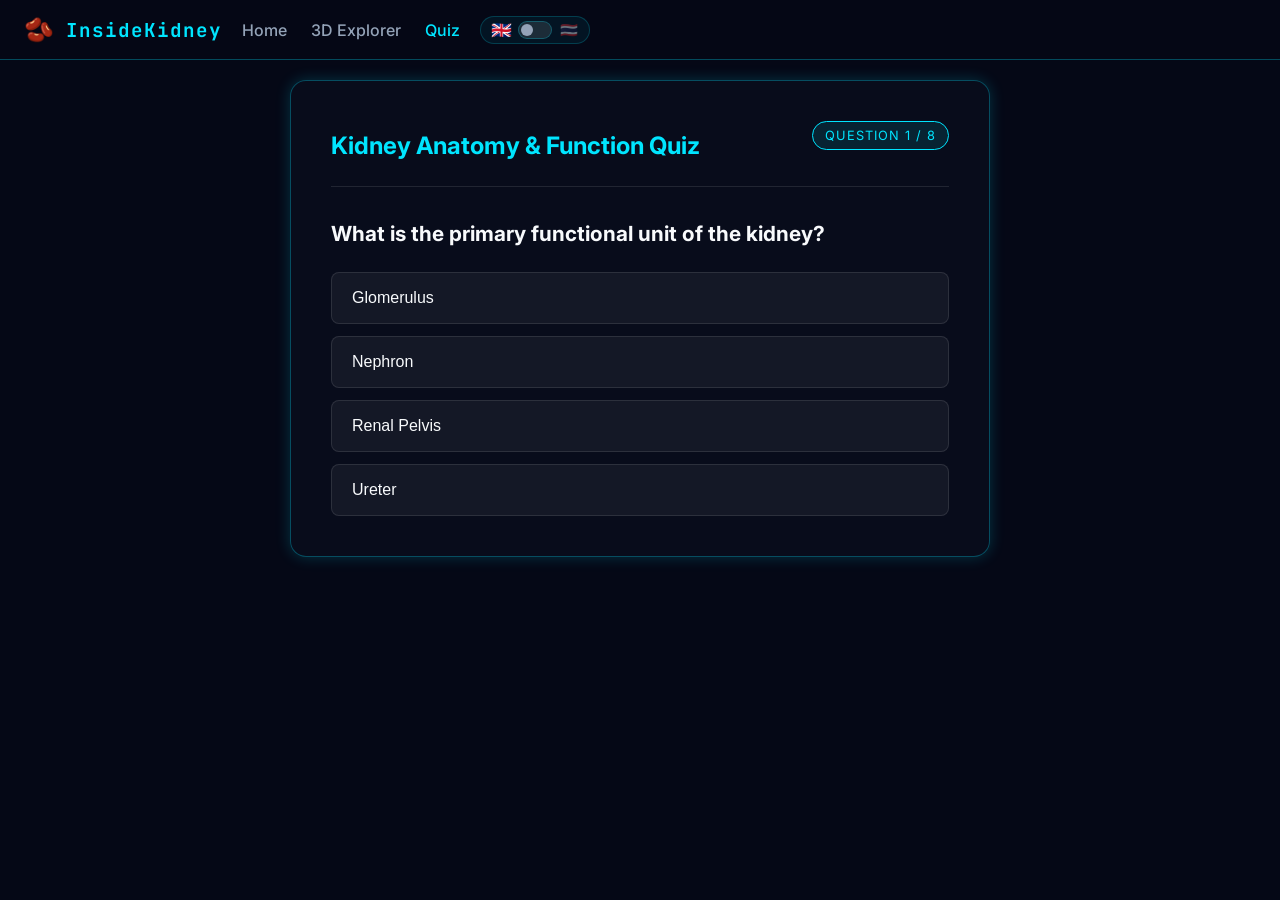
<file: quiz.html>
<!DOCTYPE html>
<html lang="en">
<head>
  <meta charset="UTF-8" />
  <meta name="viewport" content="width=device-width, initial-scale=1.0" />
  <title>Quiz - InsideKidney</title>
  <link rel="stylesheet" href="style.css" />
</head>
<body class="medical-theme page-quiz">

  <!-- Top Navigation -->
  <header class="top-nav">
    <div class="brand">
      <span class="icon">🫘</span>
      <h1>InsideKidney</h1>
    </div>
    <nav class="main-links">
      <a href="index.html" data-i18n="nav_home">Home</a>
      <a href="viewer.html" data-i18n="nav_explorer">3D Explorer</a>
      <a href="quiz.html" class="active" data-i18n="nav_quiz">Quiz</a>
    </nav>
    <!-- Language Toggle -->
    <div class="lang-toggle" id="lang-toggle" title="Switch language / เปลี่ยนภาษา">
      <span class="lang-flag lang-en">🇬🇧</span>
      <label class="toggle-switch lang-switch" for="lang-checkbox">
        <input type="checkbox" id="lang-checkbox" />
        <span class="toggle-track"></span>
      </label>
      <span class="lang-flag lang-th">🇹🇭</span>
    </div>
  </header>

  <!-- Quiz Section -->
  <main class="quiz-section">
    <div class="quiz-container glass-panel" id="quiz-container">
      <div class="quiz-header">
        <h2 data-i18n="quiz_title">Kidney Anatomy &amp; Function Quiz</h2>
        <span id="quiz-progress" class="badge">Question 1 / 5</span>
      </div>
      
      <div id="quiz-body">
        <h3 id="question-text" class="question-text" data-i18n="quiz_loading">Loading question...</h3>
        <div id="options-container" class="options-grid">
          <!-- Options injected by JS -->
        </div>
      </div>

      <div id="quiz-result" class="hidden">
        <h3 class="result-title" data-i18n="quiz_complete">Quiz Complete!</h3>
        <p class="result-score">
          <span data-i18n="quiz_score_pre">You scored</span>
          <span id="score-display">0</span>
          <span data-i18n="quiz_score_of">out of</span>
          <span id="total-display">0</span>.
        </p>
        <button id="btn-restart" class="btn btn-primary" data-i18n="quiz_retry">Try Again</button>
      </div>
    </div>
  </main>

  <!-- Language Bootstrap -->
  <script type="module" src="src/ui/quiz.js"></script>
</body>
</html>
</file>
<file: style.css>
/* ═══════════════════════════════════════════════════════════════
   InsideKidney — Medical Holographic Interface Theme
   ═══════════════════════════════════════════════════════════════ */
@import url('https://fonts.googleapis.com/css2?family=Inter:wght@300;400;500;600;700&family=JetBrains+Mono:wght@500;700&display=swap');

:root {
  --bg-core:     #050816;
  --bg-panel:    rgba(10, 15, 30, 0.7);
  --border-glow: rgba(0, 229, 255, 0.3);
  --border-dim:  rgba(255, 255, 255, 0.1);
  
  --accent:      #00E5FF;
  --accent-hover:#00b8cc;
  --blood:       #FF4D6D;
  --venous:      #00b4d8;
  --tubule:      #9D4EDD;
  --urine:       #FFD166;
  
  --text-main:   #F8FAFC;
  --text-muted:  #94A3B8;

  --font-sans:   'Inter', sans-serif;
  --font-mono:   'JetBrains Mono', monospace;

  --shadow-neon: 0 0 15px rgba(0, 229, 255, 0.2);
}

* { box-sizing: border-box; margin: 0; padding: 0; }

.hidden { display: none !important; }

body.medical-theme {
  font-family: var(--font-sans);
  background-color: var(--bg-core);
  color: var(--text-main);
  display: flex;
  flex-direction: column;
}

body.page-viewer {
  height: 100vh;
  overflow: hidden;
}

/* Glassmorphism Mixin */
.glass-panel {
  background: var(--bg-panel);
  backdrop-filter: blur(12px);
  -webkit-backdrop-filter: blur(12px);
  border: 1px solid var(--border-glow);
  box-shadow: var(--shadow-neon);
}

/* ═══════════════════════════════════════════
   Top Navigation
   ═══════════════════════════════════════════ */
.top-nav {
  height: 60px;
  display: flex;
  align-items: center;
  gap: 20px;
  padding: 0 24px;
  background: rgba(5, 8, 22, 0.8);
  border-bottom: 1px solid var(--border-glow);
  z-index: 100;
}

/* Push nav-controls / search to the right */
.nav-controls,
.search-container {
  margin-left: auto;
}

/* On pages without nav-controls/search, lang-toggle pushes itself right */
.lang-toggle {
  flex-shrink: 0;
}

.brand {
  display: flex;
  align-items: center;
  gap: 12px;
}

.brand .icon { font-size: 1.5rem; }
.brand h1 { 
  font-family: var(--font-mono); 
  font-size: 1.2rem; 
  color: var(--accent);
  letter-spacing: 1px;
}

.main-links {
  display: flex;
  gap: 24px;
}

.main-links a {
  color: var(--text-muted);
  text-decoration: none;
  font-weight: 500;
  transition: color 0.3s;
}

.main-links a:hover, .main-links a.active {
  color: var(--accent);
}

/* ─── Language Toggle ──────────────────────────────────────────── */
.lang-toggle {
  display: flex;
  align-items: center;
  gap: 7px;
  flex-shrink: 0;
  padding: 4px 10px;
  background: rgba(0, 229, 255, 0.06);
  border: 1px solid rgba(0, 229, 255, 0.2);
  border-radius: 20px;
  cursor: pointer;
  user-select: none;
  transition: border-color 0.25s, background 0.25s, box-shadow 0.25s;
}

.lang-toggle:hover {
  border-color: var(--accent);
  background: rgba(0, 229, 255, 0.12);
  box-shadow: 0 0 10px rgba(0, 229, 255, 0.2);
}

.lang-flag {
  font-size: 1rem;
  line-height: 1;
  transition: opacity 0.25s, transform 0.25s;
}

/* Active flag is bright, inactive is dim */
.lang-flag.lang-en { opacity: 1; transform: scale(1.05); }
.lang-flag.lang-th { opacity: 0.4; transform: scale(0.9); }

/* When Thai is active (checkbox checked) */
.lang-toggle:has(#lang-checkbox:checked) .lang-flag.lang-en {
  opacity: 0.4;
  transform: scale(0.9);
}
.lang-toggle:has(#lang-checkbox:checked) .lang-flag.lang-th {
  opacity: 1;
  transform: scale(1.05);
}

.lang-switch {
  display: flex;
  align-items: center;
  gap: 0;
  cursor: pointer;
}

/* The track is narrower for the lang switch */
.lang-switch .toggle-track {
  width: 34px;
  height: 18px;
  background: rgba(255, 255, 255, 0.1);
  border: 1px solid rgba(0, 229, 255, 0.25);
  border-radius: 9px;
  position: relative;
  transition: background 0.25s, border-color 0.25s;
}

.lang-switch .toggle-track::after {
  content: '';
  position: absolute;
  top: 2px;
  left: 2px;
  width: 12px;
  height: 12px;
  background: var(--text-muted);
  border-radius: 50%;
  transition: transform 0.25s, background 0.25s;
}

.lang-switch input:checked + .toggle-track {
  background: rgba(0, 229, 255, 0.25);
  border-color: var(--accent);
}

.lang-switch input:checked + .toggle-track::after {
  transform: translateX(16px);
  background: var(--accent);
}

/* Hide the native checkbox */
.lang-switch input[type="checkbox"] {
  display: none;
}

/* Base Buttons */
.btn {
  display: inline-flex;
  align-items: center;
  gap: 8px;
  padding: 12px 24px;
  border-radius: 8px;
  font-family: var(--font-sans);
  font-weight: 600;
  cursor: pointer;
  transition: all 0.3s;
  text-decoration: none;
  border: none;
}

.btn-primary {
  background: var(--accent);
  color: var(--bg-core);
  box-shadow: 0 0 15px rgba(0, 229, 255, 0.3);
}

.btn-primary:hover {
  background: var(--accent-hover);
  box-shadow: 0 0 20px rgba(0, 229, 255, 0.5);
}

.btn-secondary {
  background: rgba(0, 229, 255, 0.1);
  color: var(--accent);
  border: 1px solid var(--accent);
}

.btn-secondary:hover {
  background: rgba(0, 229, 255, 0.2);
}

.btn-ar {
  background: rgba(255, 209, 102, 0.1);
  color: #ffd166;
  border: 1px solid rgba(255, 209, 102, 0.55);
  box-shadow: 0 0 14px rgba(255, 209, 102, 0.16);
}

.btn-ar:hover {
  background: rgba(255, 209, 102, 0.18);
  border-color: rgba(255, 209, 102, 0.8);
  box-shadow: 0 0 24px rgba(255, 209, 102, 0.28);
}

/* ── Flipbook Button ───────────────────────────────────────────── */
.btn-flipbook {
  background: linear-gradient(135deg, rgba(255, 180, 50, 0.12) 0%, rgba(255, 100, 20, 0.08) 100%);
  color: #ffb432;
  border: 1px solid rgba(255, 180, 50, 0.45);
  box-shadow: 0 0 14px rgba(255, 160, 40, 0.18), inset 0 1px 0 rgba(255, 220, 100, 0.1);
}

.btn-flipbook:hover {
  border-color: rgba(255, 200, 80, 0.7);
  box-shadow: 0 0 28px rgba(255, 160, 40, 0.4), inset 0 1px 0 rgba(255, 220, 100, 0.2);
  color: #ffd070;
  transform: translateY(-2px);
}

.cta-actions {
  display: flex;
  flex-wrap: wrap;
  gap: 1rem;
  align-items: center;
  justify-content: center;
}

/* ── Share Button ──────────────────────────────────────────────── */
.share-wrapper {
  position: relative;
}

.btn-share {
  background: linear-gradient(135deg, rgba(139, 92, 246, 0.13) 0%, rgba(109, 40, 217, 0.08) 100%);
  color: #a78bfa;
  border: 1px solid rgba(139, 92, 246, 0.4);
  box-shadow: 0 0 14px rgba(139, 92, 246, 0.15), inset 0 1px 0 rgba(196, 181, 253, 0.08);
}

.btn-share:hover {
  border-color: rgba(167, 139, 250, 0.65);
  box-shadow: 0 0 26px rgba(139, 92, 246, 0.38), inset 0 1px 0 rgba(196, 181, 253, 0.15);
  color: #c4b5fd;
  transform: translateY(-2px);
}

/* ── Share Modal (full-screen) ───────────────────────────────── */
.share-modal {
  position: fixed;
  inset: 0;
  z-index: 9100;
  display: flex;
  align-items: center;
  justify-content: center;
  pointer-events: none;
  opacity: 0;
  transition: opacity 0.3s ease;
}

.share-modal.is-open {
  pointer-events: all;
  opacity: 1;
}

.share-modal-backdrop {
  position: absolute;
  inset: 0;
  background: rgba(3, 5, 16, 0.82);
  backdrop-filter: blur(10px);
  -webkit-backdrop-filter: blur(10px);
}

.share-modal-container {
  position: relative;
  z-index: 1;
  width: min(92vw, 640px);
  background: rgba(10, 14, 30, 0.97);
  border: 1px solid rgba(139, 92, 246, 0.3);
  border-radius: 24px;
  box-shadow:
    0 0 0 1px rgba(139, 92, 246, 0.08),
    0 40px 100px rgba(0, 0, 0, 0.75),
    0 0 80px rgba(109, 40, 217, 0.18);
  overflow: hidden;
  transform: translateY(28px) scale(0.96);
  transition: transform 0.38s cubic-bezier(0.34, 1.56, 0.64, 1);
}

.share-modal.is-open .share-modal-container {
  transform: translateY(0) scale(1);
}

/* Header toolbar */
.share-modal-header {
  display: flex;
  align-items: center;
  justify-content: space-between;
  padding: 18px 24px;
  background: rgba(139, 92, 246, 0.06);
  border-bottom: 1px solid rgba(139, 92, 246, 0.18);
}

.share-modal-title-group {
  display: flex;
  align-items: center;
  gap: 14px;
}

.share-modal-icon {
  width: 30px;
  height: 30px;
  color: #a78bfa;
  filter: drop-shadow(0 0 8px rgba(139, 92, 246, 0.5));
  flex-shrink: 0;
}

.share-modal-title {
  display: block;
  font-size: 1.05rem;
  font-weight: 700;
  color: #a78bfa;
  line-height: 1.2;
}

.share-modal-subtitle {
  display: block;
  font-size: 0.72rem;
  color: rgba(167, 139, 250, 0.5);
  letter-spacing: 0.05em;
  text-transform: uppercase;
}

/* Body */
.share-modal-body {
  padding: 32px 28px 28px;
  display: flex;
  flex-direction: column;
  align-items: center;
  gap: 0;
}

/* QR wrap */
.share-modal-qr-wrap {
  display: flex;
  flex-direction: column;
  align-items: center;
  gap: 16px;
  background: rgba(139, 92, 246, 0.05);
  border: 1px solid rgba(139, 92, 246, 0.15);
  border-radius: 20px;
  padding: 32px 28px;
  width: 100%;
}

#shareQrCode {
  border-radius: 12px;
  overflow: hidden;
  line-height: 0;
  box-shadow:
    0 0 0 6px rgba(139, 92, 246, 0.1),
    0 0 30px rgba(139, 92, 246, 0.3);
}

#shareQrCode img,
#shareQrCode canvas {
  display: block;
  border-radius: 10px;
}

.share-modal-qr-label {
  font-size: 0.78rem;
  color: rgba(167, 139, 250, 0.6);
  letter-spacing: 0.06em;
  text-transform: uppercase;
  margin: 0;
}

/* Divider */
.share-modal-divider {
  width: 100%;
  display: flex;
  align-items: center;
  gap: 12px;
  margin: 22px 0;
  color: rgba(139, 92, 246, 0.35);
  font-size: 0.75rem;
  letter-spacing: 0.1em;
  text-transform: uppercase;
}

.share-modal-divider::before,
.share-modal-divider::after {
  content: '';
  flex: 1;
  height: 1px;
  background: rgba(139, 92, 246, 0.2);
}

/* URL copy row */
.share-modal-url-row {
  display: flex;
  align-items: center;
  gap: 12px;
  background: rgba(139, 92, 246, 0.07);
  border: 1px solid rgba(139, 92, 246, 0.2);
  border-radius: 14px;
  padding: 14px 16px;
  width: 100%;
}

.share-modal-url-text {
  flex: 1;
  font-size: 0.82rem;
  color: rgba(196, 181, 253, 0.85);
  white-space: nowrap;
  overflow: hidden;
  text-overflow: ellipsis;
  font-family: monospace;
}

.share-modal-copy-btn {
  display: flex;
  align-items: center;
  gap: 8px;
  padding: 9px 16px;
  border-radius: 10px;
  border: 1px solid rgba(139, 92, 246, 0.3);
  background: rgba(139, 92, 246, 0.12);
  color: #a78bfa;
  cursor: pointer;
  font-size: 0.82rem;
  font-weight: 600;
  flex-shrink: 0;
  transition: all 0.2s;
  font-family: var(--font-sans);
}

.share-modal-copy-btn svg { width: 16px; height: 16px; }

.share-modal-copy-btn:hover {
  background: rgba(139, 92, 246, 0.25);
  border-color: rgba(167, 139, 250, 0.55);
  color: #c4b5fd;
  transform: translateY(-1px);
  box-shadow: 0 4px 14px rgba(139, 92, 246, 0.25);
}

.share-modal-copy-btn.copied {
  background: rgba(52, 211, 153, 0.15);
  border-color: rgba(52, 211, 153, 0.45);
  color: #34d399;
}

/* Copied message */
.share-modal-copied-msg {
  text-align: center;
  font-size: 0.82rem;
  font-weight: 600;
  color: #34d399;
  letter-spacing: 0.04em;
  margin: 14px 0 0;
  opacity: 0;
  transform: translateY(5px);
  transition: opacity 0.25s, transform 0.25s;
}

.share-modal-copied-msg.visible {
  opacity: 1;
  transform: translateY(0);
}

/* ── PDF Modal ─────────────────────────────────────────────────── */
.pdf-modal {
  position: fixed;
  inset: 0;
  z-index: 9000;
  display: flex;
  align-items: center;
  justify-content: center;
  pointer-events: none;
  opacity: 0;
  transition: opacity 0.3s ease;
}

.pdf-modal.is-open {
  pointer-events: all;
  opacity: 1;
}

.pdf-modal-backdrop {
  position: absolute;
  inset: 0;
  background: rgba(3, 5, 16, 0.82);
  backdrop-filter: blur(8px);
  -webkit-backdrop-filter: blur(8px);
}

.pdf-modal-container {
  position: relative;
  z-index: 1;
  width: min(94vw, 1100px);
  height: min(92vh, 820px);
  display: flex;
  flex-direction: column;
  border-radius: 16px;
  overflow: hidden;
  border: 1px solid rgba(255, 180, 50, 0.25);
  box-shadow:
    0 0 0 1px rgba(255, 180, 50, 0.08),
    0 32px 80px rgba(0, 0, 0, 0.7),
    0 0 60px rgba(255, 140, 30, 0.1);
  background: rgba(10, 16, 32, 0.96);
  transform: translateY(24px) scale(0.97);
  transition: transform 0.35s cubic-bezier(0.34, 1.56, 0.64, 1);
}

.pdf-modal.is-open .pdf-modal-container {
  transform: translateY(0) scale(1);
}

/* Toolbar */
.pdf-modal-toolbar {
  display: flex;
  align-items: center;
  justify-content: space-between;
  padding: 14px 20px;
  background: rgba(255, 180, 50, 0.05);
  border-bottom: 1px solid rgba(255, 180, 50, 0.15);
  flex-shrink: 0;
}

.pdf-toolbar-left {
  display: flex;
  align-items: center;
  gap: 12px;
}

.pdf-title-icon {
  width: 28px;
  height: 28px;
  color: #ffb432;
  filter: drop-shadow(0 0 6px rgba(255, 180, 50, 0.4));
  flex-shrink: 0;
}

.pdf-modal-title {
  display: block;
  font-size: 1rem;
  font-weight: 700;
  color: #ffb432;
  line-height: 1.2;
}

.pdf-modal-subtitle {
  display: block;
  font-size: 0.7rem;
  color: rgba(255, 180, 50, 0.55);
  letter-spacing: 0.05em;
  text-transform: uppercase;
}

.pdf-toolbar-right {
  display: flex;
  align-items: center;
  gap: 8px;
}

.pdf-action-btn,
.pdf-close-btn {
  width: 36px;
  height: 36px;
  display: flex;
  align-items: center;
  justify-content: center;
  border-radius: 8px;
  border: 1px solid rgba(255, 180, 50, 0.2);
  background: rgba(255, 180, 50, 0.06);
  color: rgba(255, 180, 50, 0.7);
  cursor: pointer;
  text-decoration: none;
  transition: all 0.2s;
}

.pdf-action-btn svg,
.pdf-close-btn svg {
  width: 18px;
  height: 18px;
}

.pdf-action-btn:hover {
  background: rgba(255, 180, 50, 0.15);
  color: #ffb432;
  border-color: rgba(255, 180, 50, 0.45);
}

.pdf-close-btn:hover {
  background: rgba(255, 80, 80, 0.15);
  color: #ff6b6b;
  border-color: rgba(255, 80, 80, 0.4);
}

/* Flipbook body */
.pdf-modal-body {
  flex: 1;
  overflow: hidden;
  background: #121425;
  display: grid;
  grid-template-rows: minmax(0, 1fr) auto;
}

.flipbook-stage {
  position: relative;
  width: 100%;
  height: 100%;
  min-height: 0;
  display: flex;
  align-items: center;
  justify-content: center;
  padding: 18px;
  overflow: hidden;
}

.flipbook-canvas {
  max-width: 100%;
  max-height: 100%;
  background: #ffffff;
  border-radius: 6px;
  box-shadow: 0 20px 70px rgba(0, 0, 0, 0.55);
  transform-origin: center;
}

.flipbook-canvas.is-turning {
  animation: pageTurn 0.22s ease;
}

.flipbook-loading {
  position: absolute;
  inset: 0;
  display: flex;
  align-items: center;
  justify-content: center;
  padding: 20px;
  color: rgba(255, 209, 102, 0.85);
  font-size: 0.9rem;
  text-align: center;
}

.flipbook-loading.hidden {
  display: none;
}

.flipbook-controls {
  display: flex;
  align-items: center;
  justify-content: center;
  gap: 14px;
  padding: 12px 18px;
  border-top: 1px solid rgba(255, 180, 50, 0.14);
  background: rgba(8, 10, 22, 0.92);
}

.flipbook-page-info {
  min-width: 84px;
  text-align: center;
  color: rgba(255, 209, 102, 0.84);
  font-family: var(--font-mono);
  font-size: 0.82rem;
}

.flipbook-controls .pdf-action-btn:disabled {
  opacity: 0.35;
  cursor: not-allowed;
}

@keyframes pageTurn {
  0% { transform: perspective(900px) rotateY(-5deg) scale(0.992); opacity: 0.72; }
  100% { transform: perspective(900px) rotateY(0deg) scale(1); opacity: 1; }
}



/* ═══════════════════════════════════════════
   Landing Page Styles
   ═══════════════════════════════════════════ */
.page-landing {
  min-height: 100vh;
  height: auto;
  overflow-y: auto;
  background:
    radial-gradient(circle at 78% 18%, rgba(0, 229, 255, 0.16) 0%, transparent 30%),
    radial-gradient(circle at 18% 42%, rgba(157, 78, 221, 0.14) 0%, transparent 28%),
    linear-gradient(180deg, #07101f 0%, #050816 42%, #03050a 100%);
}

.hero-section {
  min-height: calc(100vh - 60px);
  display: grid;
  grid-template-columns: minmax(0, 1.05fr) minmax(320px, 0.95fr);
  align-items: center;
  gap: 48px;
  width: min(1180px, calc(100% - 48px));
  margin: 0 auto;
  padding: 56px 0 40px;
}

.hero-copy {
  max-width: 680px;
}

.badge {
  display: inline-block;
  padding: 6px 12px;
  background: rgba(0, 229, 255, 0.1);
  border: 1px solid var(--accent);
  color: var(--accent);
  border-radius: 20px;
  font-size: 0.8rem;
  margin-bottom: 20px;
  text-transform: uppercase;
  letter-spacing: 1px;
}

.hero-title {
  font-size: clamp(3rem, 7vw, 5.8rem);
  line-height: 0.95;
  margin-bottom: 16px;
  color: var(--text-main);
  text-shadow: 0 0 24px rgba(0, 229, 255, 0.18);
}

.hero-subtitle {
  max-width: 620px;
  font-size: 1.12rem;
  color: var(--text-muted);
  line-height: 1.7;
  margin-bottom: 32px;
}

.hero-actions {
  display: flex;
  align-items: center;
  gap: 16px;
  flex-wrap: wrap;
}

.hero-visual {
  position: relative;
  min-height: 430px;
  display: flex;
  align-items: center;
  justify-content: center;
}

.hero-visual::before {
  content: '';
  position: absolute;
  width: min(92%, 430px);
  aspect-ratio: 1;
  border-radius: 50%;
  background:
    radial-gradient(circle, rgba(0, 229, 255, 0.18) 0%, rgba(0, 229, 255, 0.04) 54%, transparent 70%);
  border: 1px solid rgba(0, 229, 255, 0.16);
  box-shadow: 0 0 80px rgba(0, 229, 255, 0.13);
}

.hero-visual img {
  position: relative;
  width: min(100%, 460px);
  max-height: 520px;
  object-fit: contain;
  filter: drop-shadow(0 26px 42px rgba(0, 0, 0, 0.45));
}

.hero-emoji {
  position: relative;
  z-index: 1;
  font-size: clamp(110px, 20vw, 190px);
  line-height: 1;
  filter: drop-shadow(0 0 48px rgba(0, 229, 255, 0.45)) drop-shadow(0 24px 36px rgba(0, 0, 0, 0.5));
  animation: floatKidney 5s ease-in-out infinite;
}

@keyframes floatKidney {
  0%, 100% { transform: translateY(0) rotate(-6deg); }
  50%       { transform: translateY(-18px) rotate(4deg); }
}

.overview-strip {
  width: min(1180px, calc(100% - 48px));
  margin: 0 auto 76px;
  display: grid;
  grid-template-columns: repeat(4, 1fr);
  border: 1px solid var(--border-dim);
  background: rgba(10, 15, 30, 0.58);
  backdrop-filter: blur(10px);
}

.overview-strip div {
  padding: 22px 24px;
  border-right: 1px solid var(--border-dim);
}

.overview-strip div:last-child {
  border-right: none;
}

.overview-strip strong {
  display: block;
  margin-bottom: 8px;
  color: var(--accent);
  font-size: 0.95rem;
}

.overview-strip span {
  display: block;
  color: var(--text-muted);
  font-size: 0.9rem;
  line-height: 1.55;
}

.content-section,
.learning-section,
.cta-band {
  width: min(1180px, calc(100% - 48px));
  margin: 0 auto;
}

.content-section {
  padding-bottom: 80px;
}

.section-heading {
  max-width: 680px;
  margin-bottom: 28px;
}

.section-heading.compact {
  margin-bottom: 20px;
}

.eyebrow {
  display: block;
  color: var(--accent);
  font-family: var(--font-mono);
  font-size: 0.75rem;
  letter-spacing: 1.4px;
  margin-bottom: 10px;
  text-transform: uppercase;
}

.section-heading h2,
.cta-band h2 {
  font-size: clamp(1.8rem, 3vw, 2.7rem);
  line-height: 1.1;
  margin-bottom: 12px;
}

.section-heading p,
.cta-band p,
.timeline p,
.info-card p {
  color: var(--text-muted);
  line-height: 1.65;
}

.info-grid {
  display: grid;
  grid-template-columns: repeat(4, 1fr);
  gap: 16px;
}

.info-card {
  padding: 22px;
  min-height: 210px;
  border: 1px solid var(--border-dim);
  background: rgba(255, 255, 255, 0.035);
  border-radius: 8px;
}

.info-icon {
  display: inline-flex;
  align-items: center;
  justify-content: center;
  width: 42px;
  height: 42px;
  margin-bottom: 18px;
  border-radius: 8px;
  background: rgba(0, 229, 255, 0.1);
  border: 1px solid rgba(0, 229, 255, 0.2);
  font-size: 1.35rem;
}

.info-card h3,
.timeline h3 {
  margin-bottom: 8px;
  font-size: 1.05rem;
}

.learning-section {
  padding: 4px 0 78px;
}

.timeline {
  list-style: none;
  display: grid;
  grid-template-columns: repeat(3, 1fr);
  gap: 16px;
}

.timeline li {
  display: grid;
  grid-template-columns: 52px 1fr;
  gap: 16px;
  padding: 22px;
  border-left: 2px solid var(--accent);
  background: rgba(0, 229, 255, 0.055);
}

.timeline li > span {
  font-family: var(--font-mono);
  color: var(--urine);
  font-size: 1rem;
}

.timeline code {
  color: var(--urine);
  font-family: var(--font-mono);
}

.cta-band {
  display: flex;
  align-items: center;
  justify-content: space-between;
  gap: 24px;
  margin-bottom: 56px;
  padding: 30px;
  border: 1px solid var(--border-glow);
  background: linear-gradient(135deg, rgba(0, 229, 255, 0.12), rgba(157, 78, 221, 0.08));
  box-shadow: var(--shadow-neon);
}

/* ═══════════════════════════════════════════
   Quiz Page Styles
   ═══════════════════════════════════════════ */
.page-quiz {
  background: #0a0f1e;
}

.quiz-section {
  flex: 1;
  display: flex;
  align-items: center;
  justify-content: center;
  padding: 20px;
}

.quiz-container {
  width: 100%;
  max-width: 700px;
  padding: 40px;
  border-radius: 16px;
}

.quiz-header {
  display: flex;
  justify-content: space-between;
  align-items: center;
  margin-bottom: 32px;
  padding-bottom: 16px;
  border-bottom: 1px solid var(--border-dim);
}

.quiz-header h2 {
  color: var(--accent);
  font-size: 1.5rem;
}

.question-text {
  font-size: 1.3rem;
  margin-bottom: 24px;
  line-height: 1.4;
}

.options-grid {
  display: flex;
  flex-direction: column;
  gap: 12px;
}

.btn-option {
  background: rgba(255, 255, 255, 0.05);
  border: 1px solid var(--border-dim);
  color: var(--text-main);
  padding: 16px 20px;
  border-radius: 8px;
  font-size: 1rem;
  text-align: left;
  cursor: pointer;
  transition: all 0.2s;
}

.btn-option:hover:not(:disabled) {
  background: rgba(0, 229, 255, 0.1);
  border-color: var(--accent);
}

.btn-option.correct {
  background: rgba(52, 211, 153, 0.2);
  border-color: #34d399;
  color: #34d399;
}

.btn-option.wrong {
  background: rgba(248, 113, 113, 0.2);
  border-color: #f87171;
  color: #f87171;
}

#quiz-result {
  text-align: center;
}

.result-title {
  font-size: 2rem;
  color: var(--accent);
  margin-bottom: 16px;
}

.result-score {
  font-size: 1.2rem;
  margin-bottom: 32px;
}

.search-container {
  display: flex;
  align-items: center;
  background: rgba(255, 255, 255, 0.05);
  border: 1px solid var(--border-dim);
  border-radius: 20px;
  padding: 6px 16px;
  width: 300px;
  transition: border-color 0.3s;
}

.search-container:focus-within {
  border-color: var(--accent);
  box-shadow: 0 0 10px rgba(0, 229, 255, 0.2);
}

.search-container input {
  background: transparent;
  border: none;
  color: var(--text-main);
  margin-left: 8px;
  outline: none;
  width: 100%;
  font-family: var(--font-sans);
}

.nav-controls button {
  background: none;
  border: none;
  color: var(--text-muted);
  font-size: 1.2rem;
  cursor: pointer;
  margin-left: 16px;
  transition: color 0.3s;
}

.nav-controls button:hover { color: var(--accent); }

/* ═══════════════════════════════════════════
   Main Layout
   ═══════════════════════════════════════════ */
.app-core {
  display: flex;
  flex: 1;
  overflow: hidden;
  position: relative;
}

.sidebar {
  width: 320px;
  background: rgba(10, 15, 30, 0.85);
  border-right: 1px solid var(--border-dim);
  display: flex;
  flex-direction: column;
  z-index: 50;
  backdrop-filter: blur(10px);
}

.sidebar-tabs {
  display: flex;
  border-bottom: 1px solid var(--border-dim);
}

.tab-btn {
  flex: 1;
  padding: 16px 0;
  background: transparent;
  border: none;
  color: var(--text-muted);
  font-weight: 600;
  cursor: pointer;
  transition: all 0.3s;
  border-bottom: 2px solid transparent;
}

.tab-btn.active {
  color: var(--accent);
  border-bottom-color: var(--accent);
  background: rgba(0, 229, 255, 0.05);
}

.sidebar-content {
  flex: 1;
  overflow-y: auto;
  padding: 16px;
  display: flex;
  flex-direction: column;
  gap: 12px;
}

/* Kidney Part Cards */
.part-card {
  background: rgba(255, 255, 255, 0.03);
  border: 1px solid var(--border-dim);
  border-radius: 8px;
  padding: 12px;
  cursor: pointer;
  transition: all 0.2s;
  display: flex;
  align-items: center;
  gap: 12px;
}

.part-card:hover {
  border-color: var(--accent);
  background: rgba(0, 229, 255, 0.05);
}

.part-icon {
  font-size: 1.5rem;
  background: rgba(255,255,255,0.1);
  width: 40px; height: 40px;
  display: flex; align-items: center; justify-content: center;
  border-radius: 6px;
}

.part-info h4 { font-size: 0.95rem; margin-bottom: 4px; }
.part-info p { font-size: 0.8rem; color: var(--text-muted); }

/* ═══════════════════════════════════════════
   3D Viewer Area
   ═══════════════════════════════════════════ */
.viewer-container {
  flex: 1;
  position: relative;
  background: radial-gradient(circle at center, #0a0f1e 0%, #03050a 100%);
  overflow: hidden;
}

.viewer-container canvas,
#label-renderer-layer {
  position: relative;
  z-index: 2;
}

.ar-camera-feed {
  position: absolute;
  inset: 0;
  width: 100%;
  height: 100%;
  object-fit: cover;
  opacity: 0;
  transition: opacity 0.25s ease;
  z-index: 0;
  pointer-events: none;
}

body.ar-mode .viewer-container {
  background: #000;
}

body.ar-mode .ar-camera-feed {
  opacity: 1;
}

.ar-status {
  position: absolute;
  top: 24px;
  left: 50%;
  transform: translateX(-50%);
  z-index: 95;
  max-width: min(520px, calc(100% - 32px));
  padding: 10px 14px;
  border: 1px solid rgba(255, 209, 102, 0.45);
  border-radius: 8px;
  background: rgba(20, 15, 6, 0.82);
  color: #ffd166;
  font-size: 0.82rem;
  line-height: 1.4;
  text-align: center;
  backdrop-filter: blur(10px);
  -webkit-backdrop-filter: blur(10px);
}

.ar-quick-start {
  position: absolute;
  left: 50%;
  bottom: 28px;
  transform: translateX(-50%);
  z-index: 96;
  min-width: min(280px, calc(100% - 40px));
  padding: 13px 20px;
  border: 1px solid rgba(255, 209, 102, 0.75);
  border-radius: 8px;
  background: rgba(255, 209, 102, 0.95);
  color: #050816;
  font-weight: 700;
  font-family: var(--font-sans);
  cursor: pointer;
  box-shadow: 0 12px 34px rgba(0, 0, 0, 0.45), 0 0 24px rgba(255, 209, 102, 0.28);
}

body.ar-mode .ar-quick-start {
  display: none !important;
}

.ar-control-group {
  gap: 10px;
}

.ar-preset-row {
  display: grid;
  grid-template-columns: repeat(3, minmax(0, 1fr));
  gap: 6px;
}

.ar-preset-row .outline-btn {
  width: 100%;
  min-width: 0;
  padding-inline: 6px;
}

.ar-preset.active,
.ar-preset[aria-pressed="true"] {
  background: var(--accent);
  color: var(--bg-core);
}

.range-control {
  display: grid !important;
  grid-template-columns: 1fr;
  gap: 6px !important;
  color: var(--text-muted);
}

.range-control input[type="range"] {
  width: 100%;
  accent-color: var(--accent);
}

.control-hint {
  white-space: normal;
  color: var(--text-muted);
  font-size: 0.76rem;
  line-height: 1.45;
}

.camera-info {
  position: absolute;
  bottom: 24px;
  right: 24px;
  padding: 12px 16px;
  border-radius: 8px;
  font-family: var(--font-mono);
  font-size: 0.85rem;
  color: var(--accent);
  z-index: 90;
  display: flex;
  gap: 16px;
}

.camera-info span {
  color: var(--text-main);
}

#loading-overlay {
  position: absolute; inset: 0;
  background: var(--bg-core);
  display: flex; flex-direction: column;
  align-items: center; justify-content: center;
  z-index: 1000;
  transition: opacity 0.5s;
}

.medical-spinner {
  width: 50px; height: 50px;
  border: 3px solid rgba(0, 229, 255, 0.2);
  border-top-color: var(--accent);
  border-radius: 50%;
  animation: spin 1s linear infinite;
  margin-bottom: 20px;
}

.progress-wrap {
  width: 200px;
  height: 4px;
  background: rgba(255,255,255,0.1);
  border-radius: 2px;
  margin-bottom: 12px;
  overflow: hidden;
}

#progress-bar {
  height: 100%;
  width: 0%;
  background: var(--accent);
  transition: width 0.3s;
}

#loading-text {
  font-family: var(--font-mono);
  font-size: 0.85rem;
  color: var(--accent);
}

@keyframes spin { to { transform: rotate(360deg); } }

/* Info Popup */
#info-popup {
  position: absolute;
  top: 24px;
  left: 24px;
  width: 320px;
  border-radius: 16px;
  z-index: 90;
  overflow: hidden;
  background: rgba(5, 10, 24, 0.55);
  backdrop-filter: blur(20px);
  -webkit-backdrop-filter: blur(20px);
  border: 1px solid rgba(0, 229, 255, 0.2);
  box-shadow:
    0 8px 32px rgba(0, 0, 0, 0.5),
    0 0 0 1px rgba(255,255,255,0.04) inset,
    0 0 40px rgba(0, 229, 255, 0.06);
}

#info-popup.hidden { display: none; }

/* ── Preview canvas area ── */
.popup-preview-wrap {
  position: relative;
  width: 100%;
  height: 180px;
  background: radial-gradient(ellipse at center, rgba(0,229,255,0.06) 0%, rgba(5,8,22,0.9) 100%);
  border-bottom: 1px solid rgba(0,229,255,0.15);
  overflow: hidden;
}

#preview-img {
  width: 100%;
  height: 100%;
  display: block;
  object-fit: cover;
  object-position: center;
  opacity: 0;
  transition: opacity 0.35s ease;
}

#preview-img:active {
  cursor: default;
}

.preview-overlay-label {
  position: absolute;
  bottom: 8px;
  right: 10px;
  font-family: var(--font-mono);
  font-size: 0.62rem;
  color: rgba(0,229,255,0.35);
  letter-spacing: 1px;
  text-transform: uppercase;
  pointer-events: none;
  display: flex;
  align-items: center;
  gap: 5px;
}

.preview-overlay-label::before {
  content: '⟳';
  font-size: 0.75rem;
}

.preview-spinner {
  display: none;
  position: absolute;
  top: 50%;
  left: 50%;
  transform: translate(-50%, -50%);
  width: 28px;
  height: 28px;
  border: 2px solid rgba(0,229,255,0.2);
  border-top-color: var(--accent);
  border-radius: 50%;
  animation: spin 0.8s linear infinite;
}

/* ── Body section ── */
.popup-body {
  padding: 18px 20px 20px;
  max-height: 320px;
  overflow-y: auto;
}

.popup-body::-webkit-scrollbar { width: 4px; }
.popup-body::-webkit-scrollbar-track { background: transparent; }
.popup-body::-webkit-scrollbar-thumb {
  background: rgba(0,229,255,0.2);
  border-radius: 2px;
}

.close-btn {
  position: absolute;
  top: 10px;
  right: 12px;
  background: rgba(0,0,0,0.4);
  border: 1px solid rgba(255,255,255,0.1);
  color: var(--text-muted);
  font-size: 1.2rem;
  width: 28px;
  height: 28px;
  border-radius: 50%;
  cursor: pointer;
  display: flex;
  align-items: center;
  justify-content: center;
  line-height: 1;
  z-index: 2;
  transition: all 0.2s;
}

.close-btn:hover {
  background: rgba(255,255,255,0.1);
  color: var(--text-main);
}

.popup-header { margin-bottom: 6px; }
#info-title { font-size: 1.15rem; color: var(--accent); font-weight: 700; }
.subtitle { font-size: 0.75rem; color: var(--text-muted); margin-bottom: 12px; text-transform: uppercase; letter-spacing: 1px; }
.desc { font-size: 0.88rem; line-height: 1.55; margin-bottom: 14px; color: rgba(248,250,252,0.85); }


.facts-list { list-style: none; padding: 0; }
.facts-list li {
  position: relative; padding-left: 16px;
  font-size: 0.85rem; color: var(--text-muted); margin-bottom: 8px;
}
.facts-list li::before {
  content: '▸'; position: absolute; left: 0; color: var(--accent);
}

/* Right Sidebar */
.right-sidebar {
  width: 320px;
  background: rgba(10, 15, 30, 0.85);
  border-left: 1px solid var(--border-dim);
  display: flex;
  flex-direction: column;
  z-index: 50;
  backdrop-filter: blur(10px);
  padding: 20px;
  overflow-y: auto;
  transition: width 0.3s, padding 0.3s;
}

.right-sidebar.hidden {
  width: 0;
  padding: 0;
  border-left: none;
  overflow: hidden;
}

.right-sidebar h3 { font-size: 1rem; margin-bottom: 16px; margin-top: 8px; color: var(--accent); border-bottom: 1px solid var(--border-dim); padding-bottom: 8px; white-space: nowrap; }
.control-group { display: flex; flex-direction: column; gap: 12px; margin-bottom: 20px; white-space: nowrap; }
.control-group label { font-size: 0.9rem; display: flex; align-items: center; gap: 8px; cursor: pointer; }

.outline-btn {
  background: rgba(0, 229, 255, 0.1);
  border: 1px solid var(--accent);
  color: var(--accent);
  padding: 8px 12px; border-radius: 6px;
  cursor: pointer; transition: all 0.2s; font-family: var(--font-sans);
}
.outline-btn:hover { background: var(--accent); color: var(--bg-core); }

.modern-input {
  background: rgba(255, 255, 255, 0.05);
  border: 1px solid var(--border-dim);
  color: var(--text-main);
  padding: 8px 12px;
  border-radius: 6px;
  font-family: var(--font-sans);
  width: 100%;
  outline: none;
  transition: border-color 0.2s;
}

.modern-input option {
  background: var(--bg-core); /* Fixes white-on-white bug */
  color: var(--text-main);
}

.modern-input:focus {
  border-color: var(--accent);
}

.modern-input:disabled {
  opacity: 0.5;
  cursor: not-allowed;
}

/* 3D Labels (CSS2D) */
.label3d {
  background: rgba(10, 15, 30, 0.85);
  border: 1px solid var(--accent);
  color: var(--accent);
  padding: 4px 10px;
  border-radius: 16px;
  font-size: 1rem;
  font-weight: bold;
  font-family: var(--font-mono);
  pointer-events: auto;
  cursor: pointer;
  white-space: nowrap;
  backdrop-filter: blur(4px);
  box-shadow: 0 0 10px rgba(0,229,255,0.3);
  transition: transform 0.2s, opacity 0.2s;
  display: flex;
  align-items: center;
  gap: 6px;
  user-select: none;
}

.label3d:hover {
  background: rgba(0, 229, 255, 0.15);
  border-color: var(--accent);
}

/* Drag handle — the ⠿ icon on the right */
.label-drag-handle {
  font-size: 1rem;
  line-height: 1;
  color: var(--accent);
  opacity: 0.5;
  cursor: grab;
  padding-left: 2px;
  border-left: 1px solid rgba(0,229,255,0.25);
  padding: 0 3px;
  transition: opacity 0.2s;
}

.label3d:hover .label-drag-handle {
  opacity: 1;
}

.label-drag-handle:active {
  cursor: grabbing;
}

.label3d.hidden-label {
  display: none !important;
}

/* ─── Toggle Switch (Edit Mode) ─────────────────────────────── */
.edit-mode-row {
  margin-bottom: 4px;
}

.toggle-switch {
  display: flex;
  align-items: center;
  gap: 10px;
  cursor: pointer;
  user-select: none;
}

.toggle-switch input[type="checkbox"] {
  display: none; /* Hidden — replaced by custom track */
}

.toggle-track {
  position: relative;
  width: 40px;
  height: 22px;
  background: rgba(255, 255, 255, 0.1);
  border: 1px solid var(--border-dim);
  border-radius: 11px;
  flex-shrink: 0;
  transition: background 0.25s, border-color 0.25s;
}

.toggle-track::after {
  content: '';
  position: absolute;
  top: 3px;
  left: 3px;
  width: 14px;
  height: 14px;
  background: var(--text-muted);
  border-radius: 50%;
  transition: transform 0.25s, background 0.25s;
}

/* Checked state */
.toggle-switch input:checked + .toggle-track {
  background: rgba(0, 229, 255, 0.25);
  border-color: var(--accent);
}

.toggle-switch input:checked + .toggle-track::after {
  transform: translateX(18px);
  background: var(--accent);
}

.toggle-label-text {
  font-size: 0.85rem;
  color: var(--text-muted);
  transition: color 0.25s;
  white-space: nowrap;
}

.toggle-switch:has(input:checked) .toggle-label-text {
  color: var(--accent);
}

/* ─── Drag handle visibility ─────────────────────────────────── */

/* Default: drag handle hidden */
.label-drag-handle {
  display: none;
}

/* When edit mode is ON (body class added by JS) */
body.label-edit-mode .label-drag-handle {
  display: inline-flex;
}

/* Edit mode: label border becomes amber to signal editable */
body.label-edit-mode .label3d {
  border-color: #ffd166;
  box-shadow: 0 0 8px rgba(255, 209, 102, 0.3);
}

/* ═══════════════════════════════════════════════════════════════
   MOBILE RESPONSIVE  (≤ 768px)
   ═══════════════════════════════════════════════════════════════ */

/* ── Hamburger button (hidden on desktop) ────────────────────── */
.hamburger {
  display: none;
  flex-direction: column;
  justify-content: center;
  align-items: center;
  gap: 5px;
  width: 36px;
  height: 36px;
  background: none;
  border: 1px solid var(--border-dim);
  border-radius: 6px;
  cursor: pointer;
  padding: 4px;
  flex-shrink: 0;
}
.hamburger span {
  display: block;
  width: 20px;
  height: 2px;
  background: var(--text-main);
  border-radius: 2px;
  transition: all 0.3s;
}
.hamburger.open span:nth-child(1) { transform: translateY(7px) rotate(45deg); }
.hamburger.open span:nth-child(2) { opacity: 0; }
.hamburger.open span:nth-child(3) { transform: translateY(-7px) rotate(-45deg); }

/* ── Mobile overlay backdrop ─────────────────────────────────── */
.mobile-overlay {
  display: none;
  position: fixed;
  inset: 0;
  background: rgba(0, 0, 0, 0.6);
  z-index: 149;
}
.mobile-overlay.active { display: block; }

/* ── Floating sidebar toggle (mobile anatomy panel) ─────────── */
.mobile-sidebar-btn {
  display: none;
  position: fixed;
  bottom: 20px;
  left: 20px;
  z-index: 120;
  width: 48px;
  height: 48px;
  border-radius: 50%;
  background: var(--accent);
  color: var(--bg-core);
  border: none;
  font-size: 1.3rem;
  align-items: center;
  justify-content: center;
  cursor: pointer;
  box-shadow: 0 4px 20px rgba(0,229,255,0.5);
  transition: transform 0.2s, box-shadow 0.2s;
}
.mobile-sidebar-btn:hover {
  transform: scale(1.1);
  box-shadow: 0 6px 28px rgba(0,229,255,0.7);
}

/* ════════════════════════════════ */
/* ── Read More Base ─────────────────────────────────────── */
.btn-read-more {
  display: none;
}
.info-content-collapsible {
  display: block;
}

@media (max-width: 768px) {

  /* Body */
  body.medical-theme {
    overflow-y: auto;
    height: auto;
    min-height: 100dvh;
  }
  body.page-viewer {
    overflow: hidden;
    height: 100dvh;
  }

  /* ── Top Nav ──────────────────────────────────────────────── */
  .top-nav {
    padding: 0 14px;
    height: 54px;
    gap: 10px;
    position: relative;
    z-index: 200;
  }
  .hamburger { display: flex; }
  .brand h1 { font-size: 1rem; }
  .brand .icon { font-size: 1.2rem; }

  /* Nav links: slide-down drawer */
  .main-links {
    display: none;
    position: absolute;
    top: 54px;
    left: 0; right: 0;
    background: rgba(5, 8, 22, 0.98);
    border-bottom: 1px solid var(--border-glow);
    flex-direction: column;
    gap: 0;
    padding: 8px 0;
    z-index: 190;
    box-shadow: 0 8px 24px rgba(0,0,0,0.5);
  }
  .main-links.open { display: flex; }
  .main-links a {
    padding: 14px 24px;
    border-bottom: 1px solid var(--border-dim);
    font-size: 1rem;
  }
  .main-links a:last-child { border-bottom: none; }

  .search-container { display: none; }
  .nav-controls button { font-size: 1rem; margin-left: 6px; }

  /* ── Landing Page ─────────────────────────────────────────── */
  .hero-section {
    min-height: auto;
    grid-template-columns: 1fr;
    width: min(100% - 32px, 620px);
    gap: 28px;
    padding: 34px 0 30px;
  }
  .hero-title { font-size: 3rem; }
  .hero-subtitle { font-size: 0.95rem; }
  .hero-actions { flex-direction: column; gap: 12px; }
  .hero-actions .btn { width: 100%; justify-content: center; }
  .hero-visual { min-height: 280px; }
  .hero-visual img { max-height: 320px; }
  .overview-strip {
    width: min(100% - 32px, 620px);
    grid-template-columns: 1fr;
    margin-bottom: 52px;
  }
  .overview-strip div {
    border-right: none;
    border-bottom: 1px solid var(--border-dim);
  }
  .overview-strip div:last-child { border-bottom: none; }
  .content-section,
  .learning-section,
  .cta-band {
    width: min(100% - 32px, 620px);
  }
  .info-grid,
  .timeline {
    grid-template-columns: 1fr;
  }
  .info-card { min-height: auto; }
  .timeline li { grid-template-columns: 44px 1fr; }
  .cta-band {
    align-items: flex-start;
    flex-direction: column;
    padding: 24px;
  }

  /* ── Quiz Page ────────────────────────────────────────────── */
  .quiz-container { padding: 20px 16px; }
  .quiz-header { flex-direction: column; align-items: flex-start; gap: 8px; }
  .question-text { font-size: 1.1rem; }

  /* ── Viewer: sidebars become slide-in drawers ─────────────── */
  .sidebar.left-sidebar {
    position: fixed;
    top: 54px;
    left: -300px;
    bottom: 0;
    width: 280px;
    z-index: 150;
    transition: left 0.3s ease;
  }
  .sidebar.left-sidebar.mobile-open { left: 0; }

  .sidebar.right-sidebar {
    position: fixed;
    top: 54px;
    right: -300px;
    bottom: 0;
    width: 280px;
    z-index: 150;
    transition: right 0.3s ease;
    /* Reset the width-collapse hidden behaviour */
    padding: 20px;
    overflow-y: auto;
  }
  .sidebar.right-sidebar:not(.hidden) { right: 0; }
  .right-sidebar.hidden { right: -300px; width: 280px; padding: 20px; border-left: 1px solid var(--border-dim); overflow: auto; }

  /* Viewer takes full width */
  .viewer-container { width: 100%; }

  /* ── Floating button to open anatomy sidebar on mobile ─────── */
  .mobile-sidebar-btn { display: flex; }

  /* ── Info Popup: bottom sheet on mobile ───────────────────── */
  #info-popup {
    top: auto;
    bottom: 0;
    left: 0;
    right: 0;
    width: 100%;
    border-radius: 16px 16px 0 0;
    max-height: 72vh;
    border: none;
    border-top: 1px solid rgba(0,229,255,0.25);
    box-shadow: 0 -8px 32px rgba(0,0,0,0.6);
    overflow-y: auto;
  }
  .popup-preview-wrap { display: none; }
  .popup-body { max-height: none; padding: 15px; }
  .popup-body h2 { font-size: 1.1rem; margin-bottom: 2px; }
  .popup-body .subtitle { font-size: 0.8rem; margin-bottom: 8px; }
  .popup-body .desc, .popup-body li { font-size: 0.85rem; line-height: 1.4; }

  /* ── Read More Mobile ─────────────────────────────────────── */
  .btn-read-more {
    display: flex;
    align-items: center;
    justify-content: center;
    gap: 8px;
    width: 100%;
    padding: 8px;
    background: rgba(0, 229, 255, 0.1);
    border: 1px solid rgba(0, 229, 255, 0.3);
    border-radius: 8px;
    color: var(--text-color);
    font-size: 0.85rem;
    cursor: pointer;
    margin-bottom: 10px;
    transition: all 0.3s ease;
  }
  .btn-read-more .chevron {
    transition: transform 0.3s ease;
  }
  #info-popup:not(.expanded) .info-content-collapsible {
    display: none;
  }
  #info-popup.expanded .info-content-collapsible {
    display: block;
  }
  #info-popup.expanded .btn-read-more .chevron {
    transform: rotate(180deg);
  }

  /* ── Camera overlay: compact ──────────────────────────────── */
  .camera-info {
    bottom: 10px;
    right: 10px;
    font-size: 0.7rem;
    padding: 6px 10px;
    gap: 10px;
  }

  /* ── Control groups: allow wrapping ──────────────────────── */
  .control-group { white-space: normal; }
  #label-manager-container { white-space: normal; }
}

/* ════════════════════════════════ */
@media (max-width: 480px) {
  .brand h1 { display: none; }
  .hero-title { font-size: 1.5rem; }
  #info-popup { max-height: 82vh; }
  .camera-info { display: none; } /* Too cluttered on very small screens */
}

/* ─── Lang toggle responsive ────────────────────────────────── */
@media (max-width: 768px) {
  .lang-toggle {
    padding: 3px 7px;
    gap: 5px;
  }
  .lang-flag { font-size: 0.9rem; }
  .lang-switch .toggle-track {
    width: 28px;
    height: 16px;
  }
  .lang-switch .toggle-track::after {
    width: 10px;
    height: 10px;
  }
  .lang-switch input:checked + .toggle-track::after {
    transform: translateX(12px);
  }
}

/* Number Badges for Anatomy Sidebar */
.number-badge {
  background: rgba(0, 229, 255, 0.1);
  border: 1px solid var(--accent);
  color: var(--accent);
  border-radius: 50%;
  width: 36px;
  height: 36px;
  display: flex;
  align-items: center;
  justify-content: center;
  font-weight: bold;
  font-size: 1.1rem;
  flex-shrink: 0;
}
</file>
